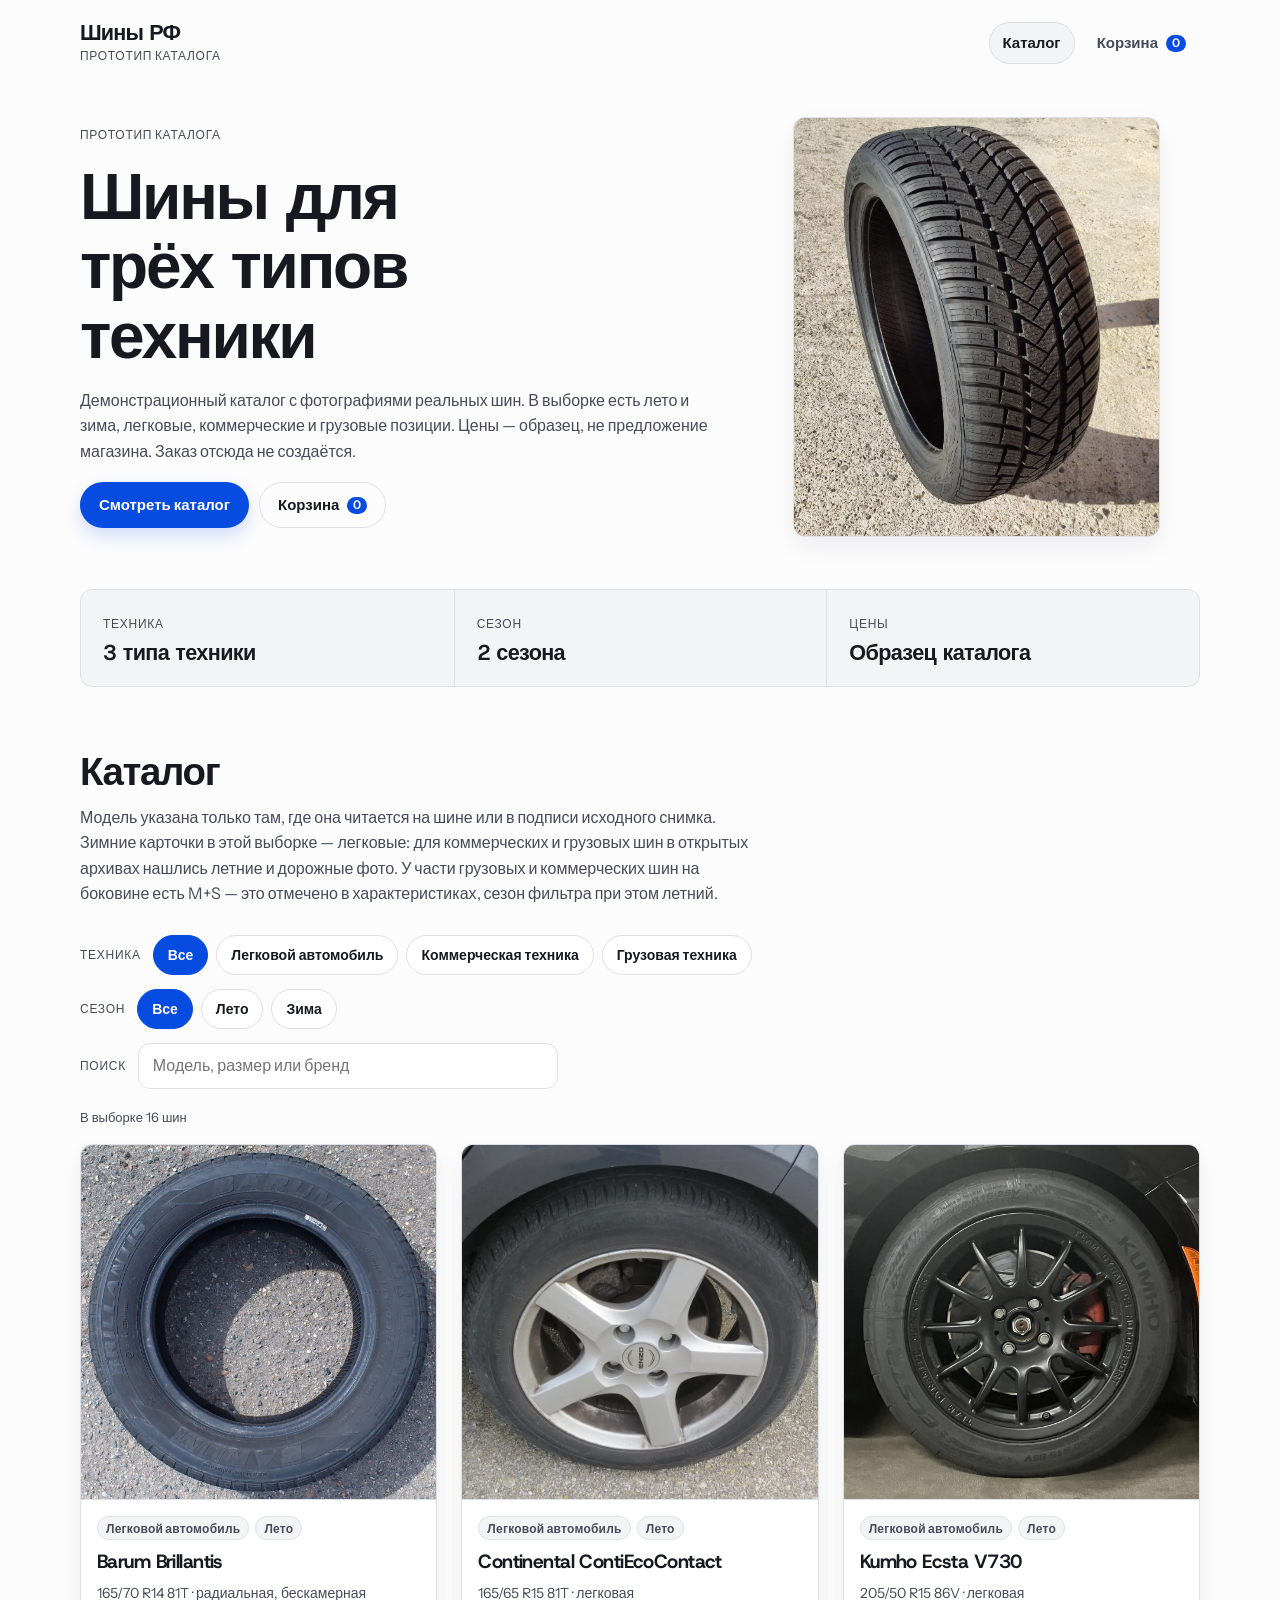
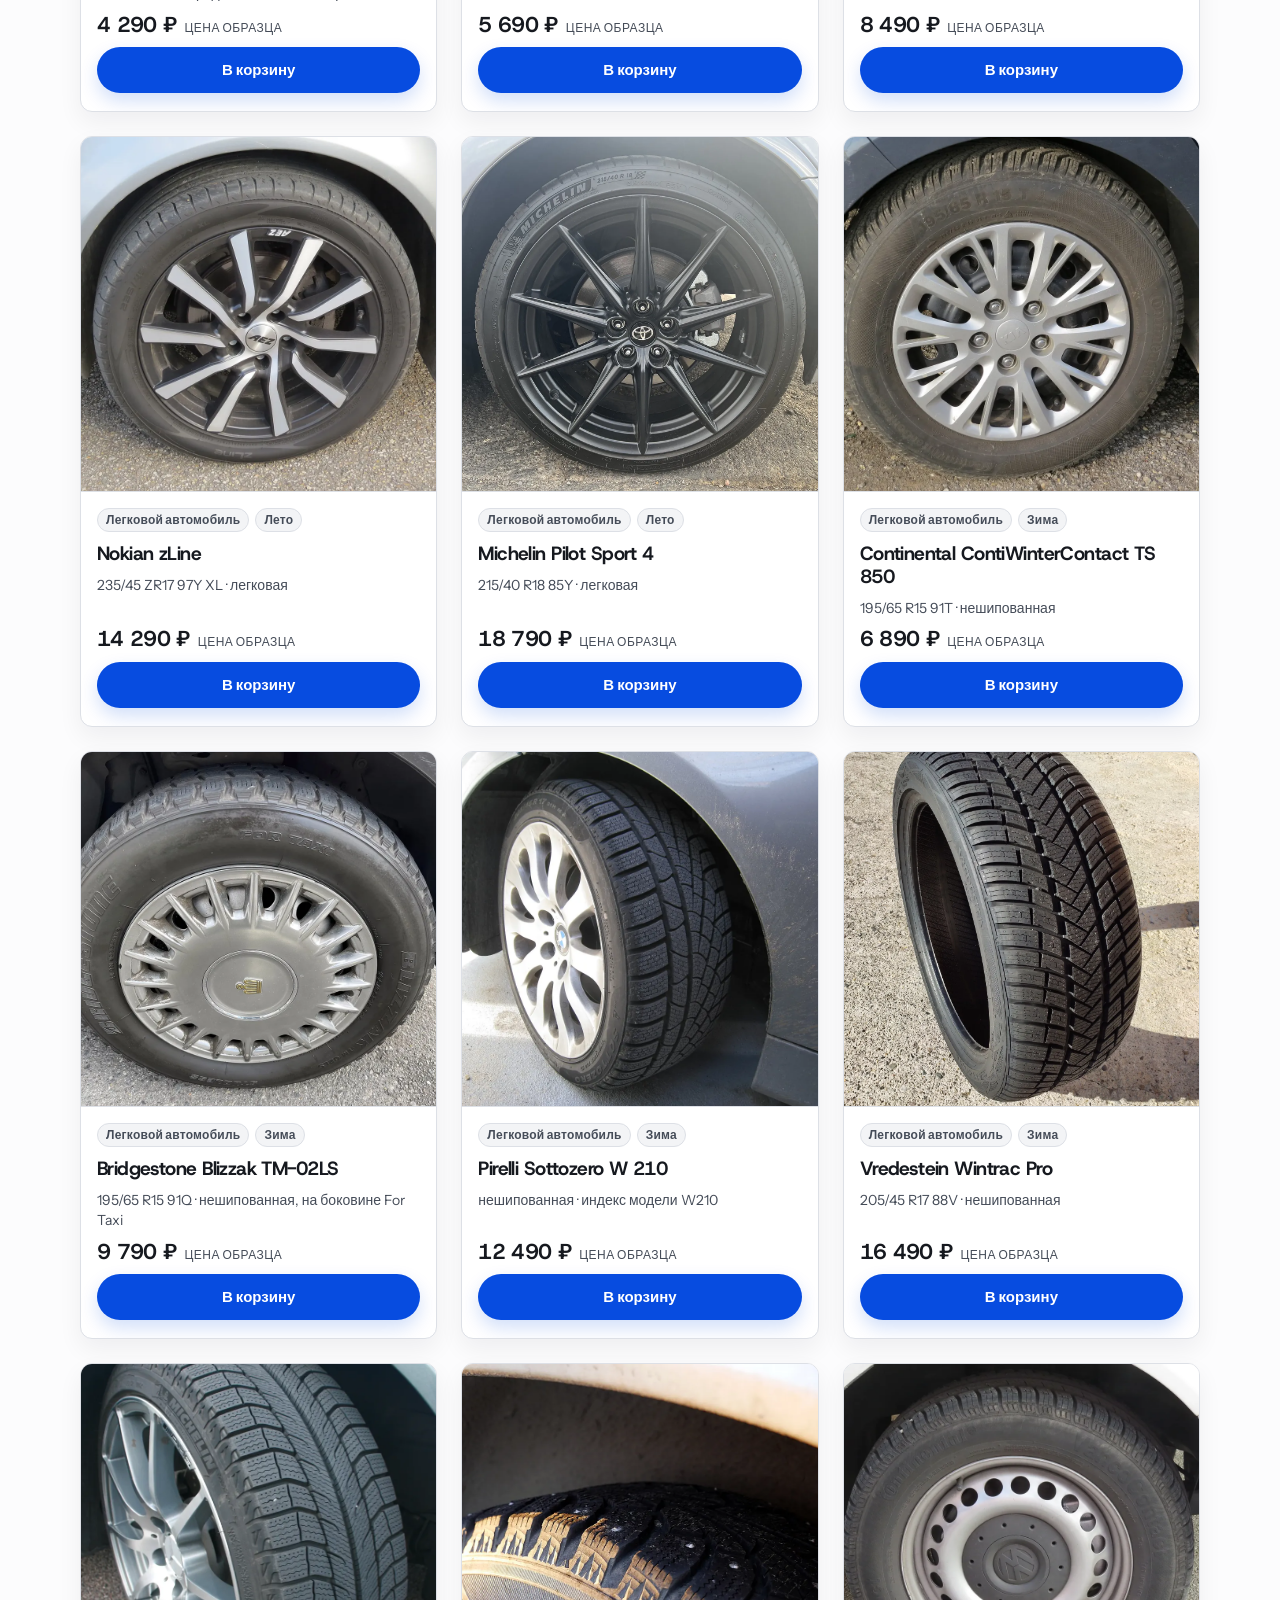
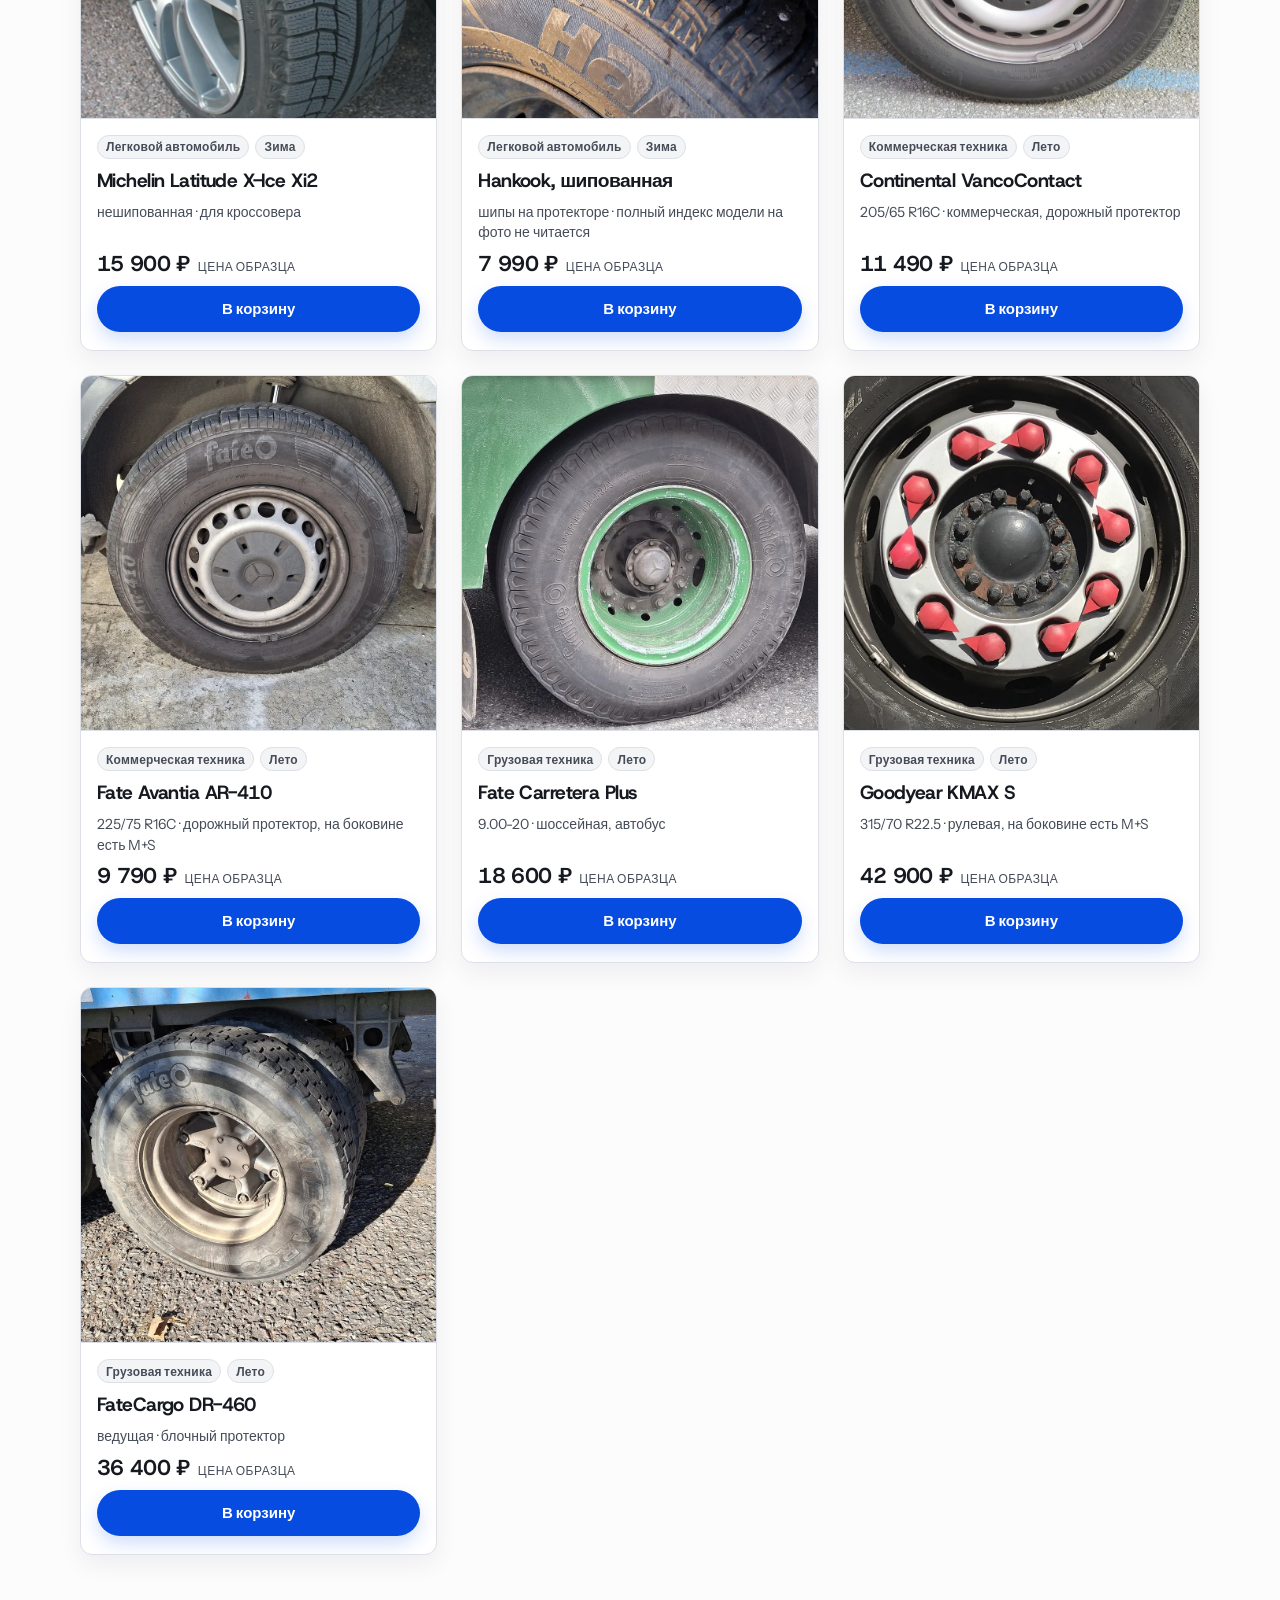
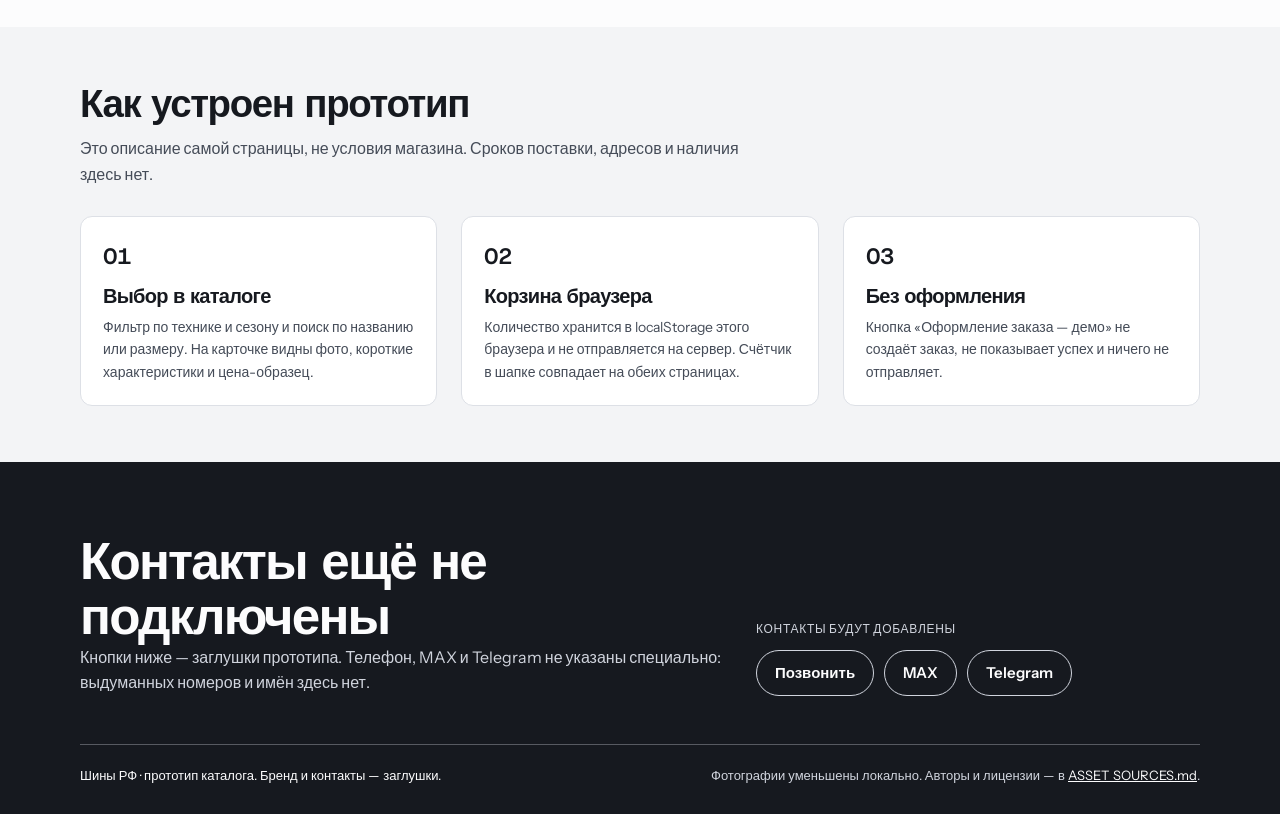
<file: index.html>
<!DOCTYPE html>
<html lang="ru">
<head>
  <meta charset="utf-8">
  <meta name="viewport" content="width=device-width, initial-scale=1">
  <title>Шины РФ — прототип каталога</title>
  <meta name="description" content="Прототип каталога шин для легковой, коммерческой и грузовой техники. Лето и зима, цены-образцы. Заказ не оформляется.">
  <link rel="icon" href="favicon.svg" type="image/svg+xml">
  <link rel="preconnect" href="https://fonts.googleapis.com">
  <link rel="preconnect" href="https://fonts.gstatic.com" crossorigin>
  <link href="https://fonts.googleapis.com/css2?family=Host+Grotesk:wght@500;600;700&family=Instrument+Sans:ital,wght@0,400;0,500;0,600&display=swap" rel="stylesheet">
  <link rel="stylesheet" href="assets/css/styles.css">
</head>
<body>
  <a class="skip" href="#catalog">К каталогу</a>
  <header class="wrap site-header">
    <a class="brand" href="index.html">
      <strong>Шины РФ</strong>
      <span>Прототип каталога</span>
    </a>
    <nav class="nav" aria-label="Страницы">
      <a href="index.html" aria-current="page">Каталог</a>
      <a href="cart.html">Корзина <span class="count" data-cart-count>0</span></a>
    </nav>
  </header>

  <main>
    <section class="wrap hero">
      <div class="hero-copy">
        <p class="eyebrow">Прототип каталога</p>
        <h1>Шины для трёх типов техники</h1>
        <p class="lede">Демонстрационный каталог с фотографиями реальных шин. В выборке есть лето и зима, легковые, коммерческие и грузовые позиции. Цены — образец, не предложение магазина. Заказ отсюда не создаётся.</p>
        <div class="hero-actions">
          <a class="btn btn-primary" href="#catalog">Смотреть каталог</a>
          <a class="btn btn-secondary" href="cart.html">Корзина <span class="count" data-cart-count>0</span></a>
        </div>
      </div>
      <figure class="hero-art">
        <picture>
          <source srcset="assets/img/wintrac-pro.webp" type="image/webp">
          <img src="assets/img/wintrac-pro.jpg" alt="Зимняя шина Vredestein Wintrac Pro 205/45 R17 на бетоне" width="1149" height="1400">
        </picture>
      </figure>
    </section>

    <section class="wrap" aria-label="Что есть в прототипе">
      <div class="facts">
        <p class="fact"><span class="eyebrow">Техника</span><strong>3 типа техники</strong></p>
        <p class="fact"><span class="eyebrow">Сезон</span><strong>2 сезона</strong></p>
        <p class="fact"><span class="eyebrow">Цены</span><strong>Образец каталога</strong></p>
      </div>
    </section>

    <section class="wrap section" id="catalog">
      <div class="section-head">
        <h2>Каталог</h2>
        <p class="section-lead">Модель указана только там, где она читается на шине или в подписи исходного снимка. Зимние карточки в этой выборке — легковые: для коммерческих и грузовых шин в открытых архивах нашлись летние и дорожные фото. У части грузовых и коммерческих шин на боковине есть M+S — это отмечено в характеристиках, сезон фильтра при этом летний.</p>
      </div>

      <div class="tools">
        <div class="tool-row" role="group" aria-label="Тип техники">
          <span class="tool-label">Техника</span>
          <button type="button" class="chip" data-equip="" aria-pressed="true">Все</button>
          <button type="button" class="chip" data-equip="passenger" aria-pressed="false">Легковой автомобиль</button>
          <button type="button" class="chip" data-equip="commercial" aria-pressed="false">Коммерческая техника</button>
          <button type="button" class="chip" data-equip="truck" aria-pressed="false">Грузовая техника</button>
        </div>
        <div class="tool-row" role="group" aria-label="Сезон">
          <span class="tool-label">Сезон</span>
          <button type="button" class="chip" data-season="" aria-pressed="true">Все</button>
          <button type="button" class="chip" data-season="summer" aria-pressed="false">Лето</button>
          <button type="button" class="chip" data-season="winter" aria-pressed="false">Зима</button>
        </div>
        <label class="tool-row">
          <span class="tool-label" for="catalog-search">Поиск</span>
          <input id="catalog-search" class="search" type="search" data-search placeholder="Модель, размер или бренд" autocomplete="off">
        </label>
      </div>

      <p class="result-line"><span data-result-count>В выборке 16 шин</span></p>
      <p class="visually-hidden" data-cart-status aria-live="polite"></p>
      <div class="grid" data-grid></div>
      <div class="empty" data-empty hidden>
        <h2>Ничего не найдено</h2>
        <p>В этой выборке нет шин с таким сочетанием фильтра и поиска.</p>
        <button type="button" class="btn btn-secondary" data-reset>Сбросить фильтр</button>
      </div>
      <noscript>
        <p class="section-lead">Каталог и корзина включаются скриптом в браузере.</p>
      </noscript>
    </section>

    <section class="band" aria-labelledby="flow-title">
      <div class="wrap">
        <div class="section-head">
          <h2 id="flow-title">Как устроен прототип</h2>
          <p class="section-lead">Это описание самой страницы, не условия магазина. Сроков поставки, адресов и наличия здесь нет.</p>
        </div>
        <div class="steps">
          <article class="step">
            <span>01</span>
            <h3>Выбор в каталоге</h3>
            <p>Фильтр по технике и сезону и поиск по названию или размеру. На карточке видны фото, короткие характеристики и цена-образец.</p>
          </article>
          <article class="step">
            <span>02</span>
            <h3>Корзина браузера</h3>
            <p>Количество хранится в localStorage этого браузера и не отправляется на сервер. Счётчик в шапке совпадает на обеих страницах.</p>
          </article>
          <article class="step">
            <span>03</span>
            <h3>Без оформления</h3>
            <p>Кнопка «Оформление заказа — демо» не создаёт заказ, не показывает успех и ничего не отправляет.</p>
          </article>
        </div>
      </div>
    </section>
  </main>

  <section class="closing">
    <div class="wrap closing-grid">
      <div>
        <h2>Контакты ещё не подключены</h2>
        <p class="section-lead">Кнопки ниже — заглушки прототипа. Телефон, MAX и Telegram не указаны специально: выдуманных номеров и имён здесь нет.</p>
      </div>
      <div class="contact-block">
        <p class="contact-note">Контакты будут добавлены</p>
        <div class="contact-actions">
          <button type="button" class="btn btn-secondary" title="Контакты будут добавлены" aria-label="Позвонить. Контакты будут добавлены">Позвонить</button>
          <button type="button" class="btn btn-secondary" title="Контакты будут добавлены" aria-label="MAX, Макс. Контакты будут добавлены">MAX</button>
          <button type="button" class="btn btn-secondary" title="Контакты будут добавлены" aria-label="Telegram. Контакты будут добавлены">Telegram</button>
        </div>
      </div>
    </div>
    <footer class="wrap site-footer">
      <p>Шины РФ · прототип каталога. Бренд и контакты — заглушки.</p>
      <p class="fine">Фотографии уменьшены локально. Авторы и лицензии — в <a href="ASSET_SOURCES.md">ASSET_SOURCES.md</a>.</p>
    </footer>
  </section>

  <script src="assets/js/data.js"></script>
  <script src="assets/js/store.js"></script>
  <script src="assets/js/catalog.js"></script>
</body>
</html>
</file>
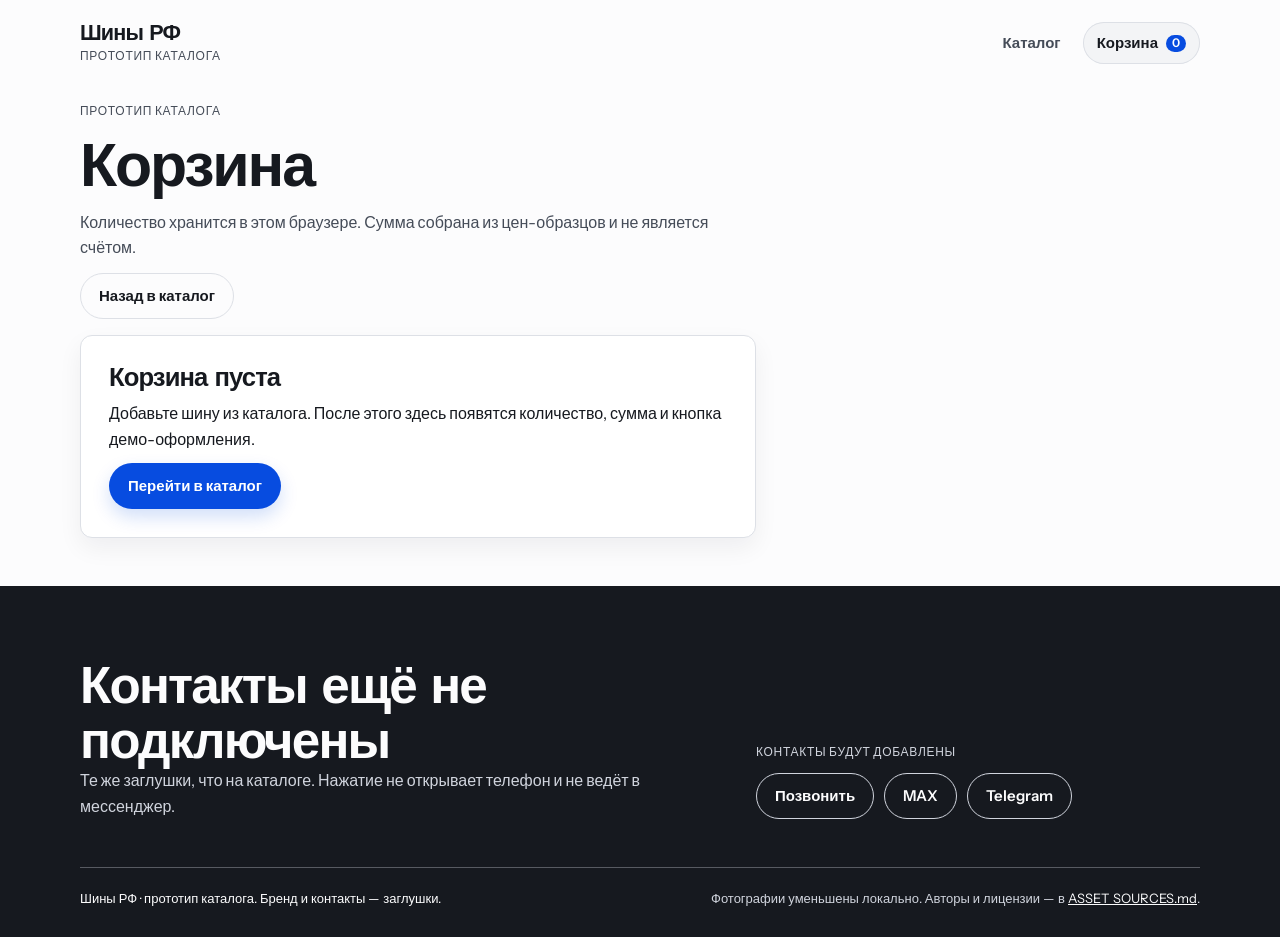
<file: cart.html>
<!DOCTYPE html>
<html lang="ru">
<head>
  <meta charset="utf-8">
  <meta name="viewport" content="width=device-width, initial-scale=1">
  <title>Корзина — Шины РФ</title>
  <meta name="description" content="Корзина прототипа каталога шин. Количество хранится в браузере. Оформление заказа не создаёт покупку.">
  <link rel="icon" href="favicon.svg" type="image/svg+xml">
  <link rel="preconnect" href="https://fonts.googleapis.com">
  <link rel="preconnect" href="https://fonts.gstatic.com" crossorigin>
  <link href="https://fonts.googleapis.com/css2?family=Host+Grotesk:wght@500;600;700&family=Instrument+Sans:ital,wght@0,400;0,500;0,600&display=swap" rel="stylesheet">
  <link rel="stylesheet" href="assets/css/styles.css">
</head>
<body>
  <a class="skip" href="#cart">К содержимому корзины</a>
  <header class="wrap site-header">
    <a class="brand" href="index.html">
      <strong>Шины РФ</strong>
      <span>Прототип каталога</span>
    </a>
    <nav class="nav" aria-label="Страницы">
      <a href="index.html">Каталог</a>
      <a href="cart.html" aria-current="page">Корзина <span class="count" data-cart-count>0</span></a>
    </nav>
  </header>

  <main class="wrap" id="cart">
    <div class="page-intro">
      <p class="eyebrow">Прототип каталога</p>
      <h1>Корзина</h1>
      <p class="lede">Количество хранится в этом браузере. Сумма собрана из цен-образцов и не является счётом.</p>
      <p><a class="btn btn-secondary" href="index.html">Назад в каталог</a></p>
    </div>

    <div class="cart-layout">
      <div>
        <div class="empty" data-cart-empty hidden>
          <h2>Корзина пуста</h2>
          <p>Добавьте шину из каталога. После этого здесь появятся количество, сумма и кнопка демо-оформления.</p>
          <a class="btn btn-primary" href="index.html">Перейти в каталог</a>
        </div>
        <div class="lines" data-cart-list></div>
      </div>
      <aside class="summary" data-cart-summary hidden>
        <h2>Сумма образца</h2>
        <p class="specs">Позиций в штуках: <span data-cart-units>0</span></p>
        <p class="total"><span>Итого</span><strong data-cart-total>0 ₽</strong></p>
        <button type="button" class="btn btn-primary" data-demo-order aria-describedby="demo-note">Оформление заказа — демо</button>
        <p class="demo-note" id="demo-note" data-demo-note aria-live="polite">Кнопка не создаёт заказ и не отправляет данные.</p>
      </aside>
    </div>
  </main>

  <section class="closing">
    <div class="wrap closing-grid">
      <div>
        <h2>Контакты ещё не подключены</h2>
        <p class="section-lead">Те же заглушки, что на каталоге. Нажатие не открывает телефон и не ведёт в мессенджер.</p>
      </div>
      <div class="contact-block">
        <p class="contact-note">Контакты будут добавлены</p>
        <div class="contact-actions">
          <button type="button" class="btn btn-secondary" title="Контакты будут добавлены" aria-label="Позвонить. Контакты будут добавлены">Позвонить</button>
          <button type="button" class="btn btn-secondary" title="Контакты будут добавлены" aria-label="MAX, Макс. Контакты будут добавлены">MAX</button>
          <button type="button" class="btn btn-secondary" title="Контакты будут добавлены" aria-label="Telegram. Контакты будут добавлены">Telegram</button>
        </div>
      </div>
    </div>
    <footer class="wrap site-footer">
      <p>Шины РФ · прототип каталога. Бренд и контакты — заглушки.</p>
      <p class="fine">Фотографии уменьшены локально. Авторы и лицензии — в <a href="ASSET_SOURCES.md">ASSET_SOURCES.md</a>.</p>
    </footer>
  </section>

  <script src="assets/js/data.js"></script>
  <script src="assets/js/store.js"></script>
  <script src="assets/js/cart.js"></script>
</body>
</html>
</file>
<file: assets/css/styles.css>
:root {
  --dp-color-ground: #fcfcfd;
  --dp-color-ink: #16191f;
  --dp-color-ink-secondary: #454c58;
  --dp-color-ground-muted: #f3f4f6;
  --dp-color-rule: #dde0e6;
  --dp-color-accent: #074ce0;
  --dp-color-field: #16191f;
  --dp-color-on-field: #fcfcfd;
  --dp-color-on-field-secondary: #d0d4dd;
  --dp-color-panel: #fff;
  --dp-color-on-accent: #fff;
  --dp-typography-body: 16px;
  --dp-typography-interface: 15px;
  --dp-typography-small: 14px;
  --dp-typography-metadata: 13px;
  --dp-typography-label: 12px;
  --dp-typography-body-leading: 1.6;
  --dp-spacing-grid-gap: 24px;
  --dp-radius-panel: 12px;
  --dp-border-hairline: 1px;
  --dp-motion-interaction: 160ms;
  --dp-motion-easing: ease-out;
  --dp-font-display: "Host Grotesk", "Segoe UI", sans-serif;
  --dp-font-body: "Instrument Sans", "Segoe UI", sans-serif;
  --dp-shadow-panel: 0 10px 24px rgba(22, 25, 31, 0.06);
  --dp-wrap: 1120px;
}

*,
*::before,
*::after {
  box-sizing: border-box;
}

html {
  scroll-behavior: auto;
}

body {
  margin: 0;
  background: var(--dp-color-ground);
  color: var(--dp-color-ink);
  font-family: var(--dp-font-body);
  font-size: var(--dp-typography-body);
  line-height: var(--dp-typography-body-leading);
  text-rendering: optimizeLegibility;
}

img {
  max-width: 100%;
  height: auto;
}

button,
input {
  font: inherit;
}

a {
  color: inherit;
}

h1,
h2,
h3 {
  font-family: var(--dp-font-display);
  font-weight: 700;
  letter-spacing: -0.035em;
  line-height: 1.08;
  margin: 0;
}

p {
  margin: 0;
}

.skip {
  position: absolute;
  left: 16px;
  top: -48px;
  z-index: 5;
  background: var(--dp-color-accent);
  color: var(--dp-color-on-accent);
  padding: 8px 14px;
  border-radius: 999px;
  text-decoration: none;
}

.skip:focus {
  top: 12px;
}

.wrap {
  width: min(var(--dp-wrap), calc(100% - 48px));
  margin-inline: auto;
}

.site-header {
  display: flex;
  align-items: center;
  justify-content: space-between;
  gap: 20px;
  padding: 22px 0 8px;
}

.brand {
  display: flex;
  flex-direction: column;
  gap: 2px;
  text-decoration: none;
  min-width: 0;
}

.brand strong {
  font-family: var(--dp-font-display);
  font-size: 1.35rem;
  letter-spacing: -0.04em;
  line-height: 1;
}

.brand span,
.eyebrow,
.tool-label,
.tag,
.price-note,
.contact-note {
  font-size: var(--dp-typography-label);
  letter-spacing: 0.06em;
  text-transform: uppercase;
  color: var(--dp-color-ink-secondary);
}

.nav {
  display: flex;
  align-items: center;
  gap: 8px;
}

.nav a {
  display: inline-flex;
  align-items: center;
  gap: 8px;
  min-height: 42px;
  padding: 0 14px;
  border-radius: 999px;
  text-decoration: none;
  font-size: var(--dp-typography-interface);
  font-weight: 600;
  color: var(--dp-color-ink-secondary);
}

.nav a[aria-current="page"] {
  color: var(--dp-color-ink);
  background: var(--dp-color-ground-muted);
  box-shadow: inset 0 0 0 1px var(--dp-color-rule);
}

.count {
  display: inline-flex;
  align-items: center;
  justify-content: center;
  min-width: 1.45em;
  height: 1.45em;
  padding: 0 6px;
  border-radius: 999px;
  background: var(--dp-color-accent);
  color: var(--dp-color-on-accent);
  font-size: var(--dp-typography-label);
  letter-spacing: 0;
  line-height: 1;
}

.hero {
  display: grid;
  grid-template-columns: 1.45fr 1fr;
  gap: var(--dp-spacing-grid-gap);
  align-items: stretch;
  padding: 28px 0 36px;
}

.hero-copy {
  display: flex;
  flex-direction: column;
  justify-content: center;
  gap: 18px;
  min-width: 0;
  padding: 12px 8px 12px 0;
}

.eyebrow {
  margin: 0;
}

h1 {
  font-size: clamp(2.5rem, 5vw, 4.25rem);
  max-width: 11ch;
}

.lede,
.section-lead {
  color: var(--dp-color-ink-secondary);
  max-width: 42rem;
}

.hero-actions,
.contact-actions,
.line-actions {
  display: flex;
  flex-wrap: wrap;
  gap: 10px;
  align-items: center;
}

.hero-art,
.card,
.summary,
.empty,
.step {
  background: var(--dp-color-panel);
  border: var(--dp-border-hairline) solid var(--dp-color-rule);
  border-radius: var(--dp-radius-panel);
  box-shadow: var(--dp-shadow-panel);
}

.hero-art {
  position: relative;
  min-height: 420px;
  overflow: hidden;
  background: var(--dp-color-ground-muted);
}

.hero-art picture {
  position: absolute;
  inset: 0;
}

.hero-art img,
.card-media img,
.line-photo img {
  width: 100%;
  height: 100%;
  max-width: none;
  object-fit: cover;
  display: block;
}

.facts {
  display: grid;
  grid-template-columns: repeat(3, minmax(0, 1fr));
  background: var(--dp-color-ground-muted);
  border: var(--dp-border-hairline) solid var(--dp-color-rule);
  border-radius: var(--dp-radius-panel);
  overflow: hidden;
}

.fact {
  padding: 20px 22px;
  min-width: 0;
}

.fact + .fact {
  border-left: var(--dp-border-hairline) solid var(--dp-color-rule);
}

.fact strong {
  display: block;
  margin-top: 6px;
  font-family: var(--dp-font-display);
  font-size: 1.35rem;
  letter-spacing: -0.03em;
  line-height: 1.15;
  text-transform: none;
  color: var(--dp-color-ink);
}

.section {
  padding: 64px 0 8px;
}

.section-head {
  display: grid;
  gap: 12px;
  margin-bottom: 28px;
  max-width: 46rem;
}

h2 {
  font-size: clamp(1.8rem, 3vw, 2.4rem);
}

.tools {
  display: grid;
  gap: 14px;
  margin-bottom: 18px;
}

.tool-row {
  display: flex;
  flex-wrap: wrap;
  gap: 8px;
  align-items: center;
}

.tool-label {
  margin-right: 4px;
}

.search {
  width: min(100%, 420px);
  min-height: 46px;
  padding: 0 14px;
  border-radius: 12px;
  border: var(--dp-border-hairline) solid var(--dp-color-rule);
  background: var(--dp-color-panel);
  color: var(--dp-color-ink);
  font-size: 16px;
}

.result-line {
  display: flex;
  justify-content: space-between;
  gap: 12px;
  align-items: baseline;
  margin: 4px 0 16px;
  color: var(--dp-color-ink-secondary);
  font-size: var(--dp-typography-metadata);
}

.grid {
  display: grid;
  grid-template-columns: repeat(3, minmax(0, 1fr));
  gap: var(--dp-spacing-grid-gap);
}

.card {
  display: flex;
  flex-direction: column;
  min-width: 0;
  overflow: hidden;
}

.card-media {
  position: relative;
  aspect-ratio: 1 / 1;
  background: var(--dp-color-ground-muted);
  border-bottom: var(--dp-border-hairline) solid var(--dp-color-rule);
}

.card-media picture {
  position: absolute;
  inset: 0;
}

.card-body {
  display: flex;
  flex-direction: column;
  gap: 10px;
  padding: 16px 16px 18px;
  flex: 1;
}

.card h3,
.line h2 {
  font-size: 1.2rem;
  letter-spacing: -0.03em;
  line-height: 1.2;
}

.tags {
  display: flex;
  flex-wrap: wrap;
  gap: 6px;
}

.tag {
  display: inline-flex;
  align-items: center;
  min-height: 24px;
  padding: 0 8px;
  border-radius: 999px;
  border: var(--dp-border-hairline) solid var(--dp-color-rule);
  background: var(--dp-color-ground-muted);
  letter-spacing: 0.02em;
  text-transform: none;
  font-size: var(--dp-typography-label);
  font-weight: 600;
}

.specs {
  color: var(--dp-color-ink-secondary);
  font-size: var(--dp-typography-small);
  line-height: 1.45;
}

.price {
  display: flex;
  flex-wrap: wrap;
  align-items: baseline;
  gap: 8px;
  margin-top: auto;
}

.price-value,
.line-price span:first-child,
.total strong {
  font-family: var(--dp-font-display);
  font-weight: 700;
  letter-spacing: -0.03em;
  font-size: 1.35rem;
  line-height: 1;
}

.price-note {
  letter-spacing: 0.04em;
}

.card .btn {
  width: 100%;
}

.btn,
.chip,
.text-button,
.qty button {
  cursor: pointer;
}

.btn,
.chip {
  display: inline-flex;
  align-items: center;
  justify-content: center;
  gap: 8px;
  border-radius: 999px;
  text-decoration: none;
  transition:
    transform var(--dp-motion-interaction) var(--dp-motion-easing),
    background-color var(--dp-motion-interaction) var(--dp-motion-easing),
    box-shadow var(--dp-motion-interaction) var(--dp-motion-easing),
    border-color var(--dp-motion-interaction) var(--dp-motion-easing);
}

.btn {
  min-height: 46px;
  padding: 0 18px;
  border: var(--dp-border-hairline) solid transparent;
  font-size: var(--dp-typography-interface);
  font-weight: 600;
  line-height: 1.2;
}

.chip {
  min-height: 40px;
  padding: 0 14px;
  border: var(--dp-border-hairline) solid var(--dp-color-rule);
  background: var(--dp-color-panel);
  color: var(--dp-color-ink);
  font-size: var(--dp-typography-small);
  font-weight: 600;
}

.chip[aria-pressed="true"] {
  background: var(--dp-color-accent);
  border-color: var(--dp-color-accent);
  color: var(--dp-color-on-accent);
}

.btn-primary {
  background: var(--dp-color-accent);
  color: var(--dp-color-on-accent);
  box-shadow: 0 8px 18px rgba(7, 76, 224, 0.18);
}

.btn-secondary {
  background: transparent;
  color: var(--dp-color-ink);
  border-color: var(--dp-color-rule);
}

.btn:hover,
.chip:hover {
  transform: translateY(-1px);
}

.btn-secondary:hover,
.chip:hover {
  background: var(--dp-color-ground-muted);
}

.chip[aria-pressed="true"]:hover {
  background: var(--dp-color-accent);
}

.btn:focus-visible,
.chip:focus-visible,
.search:focus-visible,
.text-button:focus-visible,
.qty button:focus-visible,
.nav a:focus-visible,
.brand:focus-visible {
  outline: 2px solid var(--dp-color-accent);
  outline-offset: 3px;
}

.empty {
  margin-top: 8px;
  padding: 28px;
  display: grid;
  gap: 10px;
  justify-items: start;
}

.empty h2 {
  font-size: 1.6rem;
}

.band {
  margin-top: 64px;
  background: var(--dp-color-ground-muted);
  padding: 56px 0;
}

.steps {
  display: grid;
  grid-template-columns: repeat(3, minmax(0, 1fr));
  gap: var(--dp-spacing-grid-gap);
  margin-top: 28px;
}

.step {
  padding: 22px;
  min-width: 0;
  box-shadow: none;
}

.step span {
  display: block;
  margin-bottom: 12px;
  font-family: var(--dp-font-display);
  font-weight: 700;
  letter-spacing: -0.04em;
  font-size: 1.4rem;
}

.step h3 {
  font-size: 1.25rem;
  margin-bottom: 8px;
}

.step p {
  color: var(--dp-color-ink-secondary);
  font-size: var(--dp-typography-small);
}

.closing {
  background: var(--dp-color-field);
  color: var(--dp-color-on-field);
  padding: 72px 0 28px;
}

.closing h2 {
  max-width: 14ch;
  font-size: clamp(2rem, 4vw, 3.2rem);
}

.closing .section-lead,
.closing .contact-note,
.closing .fine {
  color: var(--dp-color-on-field-secondary);
}

.closing-grid {
  display: grid;
  grid-template-columns: 1.45fr 1fr;
  gap: 32px;
  align-items: end;
}

.contact-block {
  display: grid;
  gap: 12px;
  justify-items: start;
}

.closing .btn-secondary {
  color: var(--dp-color-on-field);
  border-color: var(--dp-color-on-field-secondary);
  background: transparent;
}

.closing .btn-secondary:hover {
  background: rgba(252, 252, 253, 0.06);
}

.closing .btn:focus-visible,
.closing a:focus-visible {
  outline-color: var(--dp-color-on-field);
}

.site-footer {
  display: flex;
  justify-content: space-between;
  gap: 16px;
  flex-wrap: wrap;
  margin-top: 48px;
  padding-top: 20px;
  border-top: var(--dp-border-hairline) solid rgba(208, 212, 221, 0.35);
  font-size: var(--dp-typography-metadata);
}

.site-footer a {
  color: var(--dp-color-on-field);
}

.page-intro {
  padding: 28px 0 8px;
  display: grid;
  gap: 12px;
}

.page-intro h1 {
  max-width: 12ch;
  font-size: clamp(2.4rem, 5vw, 3.8rem);
}

.cart-layout {
  display: grid;
  grid-template-columns: 1.45fr 0.9fr;
  gap: var(--dp-spacing-grid-gap);
  align-items: start;
  padding-bottom: 48px;
}

.lines {
  min-width: 0;
}

.line {
  display: grid;
  grid-template-columns: 104px minmax(0, 1fr) auto;
  gap: 16px;
  padding: 18px 0;
  border-bottom: var(--dp-border-hairline) solid var(--dp-color-rule);
}

.line-photo {
  width: 104px;
  height: 104px;
  border-radius: 10px;
  overflow: hidden;
  background: var(--dp-color-ground-muted);
  border: var(--dp-border-hairline) solid var(--dp-color-rule);
}

.line-photo picture,
.line-photo img {
  width: 100%;
  height: 100%;
  display: block;
}

.line-copy {
  display: grid;
  gap: 6px;
  align-content: start;
  min-width: 0;
}

.line-price {
  display: grid;
  gap: 6px;
  justify-items: end;
  text-align: right;
  margin: 0;
}

.qty {
  display: inline-flex;
  align-items: center;
  border: var(--dp-border-hairline) solid var(--dp-color-rule);
  border-radius: 999px;
  background: var(--dp-color-panel);
}

.qty button {
  width: 36px;
  height: 36px;
  border: 0;
  background: transparent;
  color: var(--dp-color-ink);
  font-size: 1.1rem;
  border-radius: 999px;
}

.qty span {
  min-width: 1.5em;
  text-align: center;
  font-size: var(--dp-typography-interface);
  font-weight: 600;
}

.text-button {
  border: 0;
  background: transparent;
  color: var(--dp-color-ink-secondary);
  font-size: var(--dp-typography-small);
  text-decoration: underline;
  text-underline-offset: 3px;
  padding: 0;
}

.summary {
  padding: 22px;
  display: grid;
  gap: 14px;
  position: sticky;
  top: 16px;
}

.total {
  display: flex;
  justify-content: space-between;
  gap: 12px;
  align-items: baseline;
  padding-top: 8px;
  border-top: var(--dp-border-hairline) solid var(--dp-color-rule);
}

.summary .btn {
  width: 100%;
}

.demo-note {
  color: var(--dp-color-ink-secondary);
  font-size: var(--dp-typography-small);
}

[hidden] {
  display: none !important;
}

.visually-hidden {
  position: absolute;
  width: 1px;
  height: 1px;
  padding: 0;
  margin: -1px;
  overflow: hidden;
  clip: rect(0, 0, 0, 0);
  white-space: nowrap;
  border: 0;
}

@media (max-width: 1050px) {
  :root {
    --dp-spacing-grid-gap: 16px;
  }

  .wrap {
    width: min(var(--dp-wrap), calc(100% - 36px));
  }

  .hero-art {
    min-height: 340px;
  }
}

@media (max-width: 760px) {
  .hero,
  .closing-grid,
  .cart-layout,
  .steps,
  .facts {
    grid-template-columns: 1fr;
  }

  .fact + .fact {
    border-left: 0;
    border-top: var(--dp-border-hairline) solid var(--dp-color-rule);
  }

  .grid {
    grid-template-columns: repeat(2, minmax(0, 1fr));
  }

  .hero {
    padding-top: 18px;
  }

  .hero-copy {
    padding: 0;
    order: 1;
  }

  .hero-art {
    order: 2;
    min-height: 0;
    aspect-ratio: 4 / 3;
  }

  .summary {
    position: static;
  }

  h1,
  .page-intro h1,
  .closing h2 {
    max-width: none;
  }
}

@media (max-width: 480px) {
  .wrap {
    width: min(var(--dp-wrap), calc(100% - 28px));
  }

  .site-header {
    align-items: flex-start;
    flex-wrap: wrap;
    padding-top: 16px;
  }

  .nav {
    width: 100%;
  }

  .grid,
  .line {
    grid-template-columns: 1fr;
  }

  .line-photo {
    width: 100%;
    height: 180px;
  }

  .line-price {
    justify-items: start;
    text-align: left;
  }

  .section,
  .band {
    padding-top: 40px;
  }

  .closing {
    padding-top: 48px;
  }
}

@media (prefers-reduced-motion: reduce) {
  .btn,
  .chip,
  .btn:hover,
  .chip:hover {
    transition: none;
    transform: none;
  }
}
</file>
